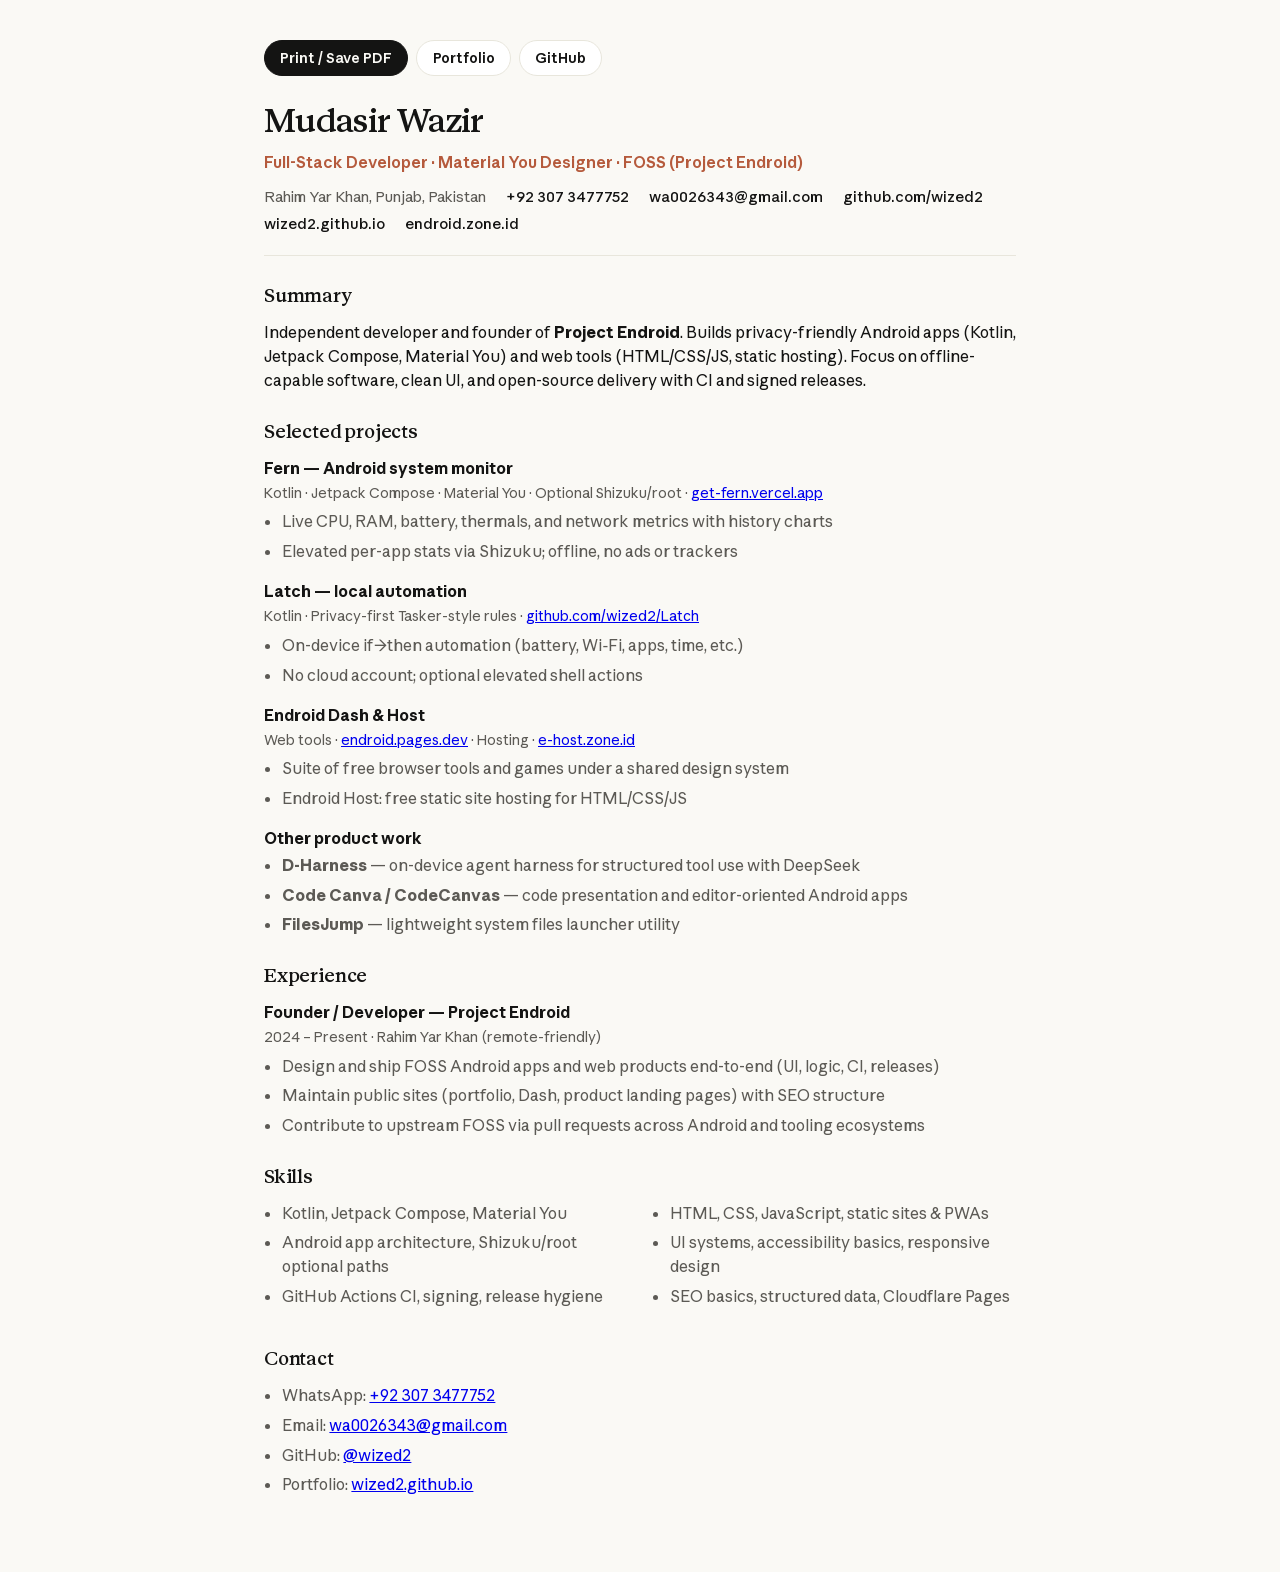
<file: cv.html>
<!DOCTYPE html>
<html lang="en">
<head>
  <meta charset="UTF-8" />
  <meta name="viewport" content="width=device-width, initial-scale=1" />
  <title>CV — Mudasir Wazir (wized2)</title>
  <meta name="description" content="Curriculum vitae of Mudasir Wazir (wized2) — full-stack developer and Material You designer from Rahim Yar Khan, Pakistan. FOSS Android, web, Project Endroid." />
  <meta name="robots" content="index, follow" />
  <link rel="canonical" href="https://wized2.github.io/cv.html" />
  <style>
    @font-face {
      font-family: "Endroid Serif";
      src: url("fonts/anthropic_serif.ttf") format("truetype");
      font-display: swap;
    }
    @font-face {
      font-family: "Endroid Sans";
      src: url("fonts/anthropic_sans.ttf") format("truetype");
      font-display: swap;
    }
    :root {
      --bg: #faf9f5;
      --ink: #141413;
      --muted: #5c5a55;
      --line: #e8e6dc;
      --accent: #b55a3c;
      --serif: "Endroid Serif", Georgia, serif;
      --sans: "Endroid Sans", system-ui, sans-serif;
    }
    * { box-sizing: border-box; }
    body {
      margin: 0;
      background: var(--bg);
      color: var(--ink);
      font-family: var(--sans);
      line-height: 1.5;
      -webkit-font-smoothing: antialiased;
    }
    .sheet {
      max-width: 800px;
      margin: 0 auto;
      padding: 2.5rem 1.5rem 4rem;
    }
    header {
      border-bottom: 1px solid var(--line);
      padding-bottom: 1.25rem;
      margin-bottom: 1.5rem;
    }
    h1 {
      font-family: var(--serif);
      font-weight: 500;
      font-size: 2rem;
      letter-spacing: -0.02em;
      margin: 0 0 0.35rem;
    }
    .role { color: var(--accent); font-weight: 600; margin: 0 0 0.75rem; }
    .meta {
      display: flex; flex-wrap: wrap; gap: 0.35rem 1.25rem;
      color: var(--muted); font-size: 0.92rem;
    }
    .meta a { color: var(--ink); text-decoration: none; font-weight: 500; }
    .meta a:hover { color: var(--accent); }
    h2 {
      font-family: var(--serif);
      font-weight: 500;
      font-size: 1.15rem;
      margin: 1.6rem 0 0.65rem;
      letter-spacing: -0.01em;
    }
    p { margin: 0 0 0.75rem; color: var(--ink); }
    ul { margin: 0 0 0.75rem; padding-left: 1.15rem; color: var(--muted); }
    li { margin-bottom: 0.35rem; }
    .job { margin-bottom: 1rem; }
    .job h3 { margin: 0 0 0.2rem; font-size: 1rem; font-weight: 650; }
    .job .when { color: var(--muted); font-size: 0.88rem; margin-bottom: 0.35rem; }
    .grid {
      display: grid;
      grid-template-columns: 1fr 1fr;
      gap: 0.5rem 1.5rem;
    }
    @media (max-width: 600px) { .grid { grid-template-columns: 1fr; } }
    .actions {
      display: flex; flex-wrap: wrap; gap: 0.5rem;
      margin: 0 0 1.25rem;
    }
    .actions a, .actions button {
      font: 600 0.88rem var(--sans);
      border-radius: 999px;
      padding: 0.5rem 0.95rem;
      border: 1px solid var(--line);
      background: #fff;
      color: var(--ink);
      text-decoration: none;
      cursor: pointer;
    }
    .actions a.primary, .actions button.primary {
      background: var(--ink);
      color: var(--bg);
      border-color: var(--ink);
    }
    @media print {
      body { background: #fff; }
      .actions { display: none; }
      .sheet { padding: 0; max-width: none; }
    }
  </style>
</head>
<body>
  <div class="sheet">
    <div class="actions">
      <button type="button" class="primary" onclick="window.print()">Print / Save PDF</button>
      <a href="/">Portfolio</a>
      <a href="https://github.com/wized2">GitHub</a>
    </div>

    <header>
      <h1>Mudasir Wazir</h1>
      <p class="role">Full-Stack Developer · Material You Designer · FOSS (Project Endroid)</p>
      <div class="meta">
        <span>Rahim Yar Khan, Punjab, Pakistan</span>
        <a href="https://wa.me/923073477752">+92 307 3477752</a>
        <a href="mailto:wa0026343@gmail.com">wa0026343@gmail.com</a>
        <a href="https://github.com/wized2">github.com/wized2</a>
        <a href="https://wized2.github.io/">wized2.github.io</a>
        <a href="https://endroid.zone.id/">endroid.zone.id</a>
      </div>
    </header>

    <h2>Summary</h2>
    <p>
      Independent developer and founder of <strong>Project Endroid</strong>. Builds privacy-friendly
      Android apps (Kotlin, Jetpack Compose, Material You) and web tools (HTML/CSS/JS, static hosting).
      Focus on offline-capable software, clean UI, and open-source delivery with CI and signed releases.
    </p>

    <h2>Selected projects</h2>
    <div class="job">
      <h3>Fern — Android system monitor</h3>
      <div class="when">Kotlin · Jetpack Compose · Material You · Optional Shizuku/root · <a href="https://get-fern.vercel.app">get-fern.vercel.app</a></div>
      <ul>
        <li>Live CPU, RAM, battery, thermals, and network metrics with history charts</li>
        <li>Elevated per-app stats via Shizuku; offline, no ads or trackers</li>
      </ul>
    </div>
    <div class="job">
      <h3>Latch — local automation</h3>
      <div class="when">Kotlin · Privacy-first Tasker-style rules · <a href="https://github.com/wized2/Latch">github.com/wized2/Latch</a></div>
      <ul>
        <li>On-device if→then automation (battery, Wi‑Fi, apps, time, etc.)</li>
        <li>No cloud account; optional elevated shell actions</li>
      </ul>
    </div>
    <div class="job">
      <h3>Endroid Dash &amp; Host</h3>
      <div class="when">Web tools · <a href="https://endroid.pages.dev">endroid.pages.dev</a> · Hosting · <a href="https://e-host.zone.id">e-host.zone.id</a></div>
      <ul>
        <li>Suite of free browser tools and games under a shared design system</li>
        <li>Endroid Host: free static site hosting for HTML/CSS/JS</li>
      </ul>
    </div>
    <div class="job">
      <h3>Other product work</h3>
      <ul>
        <li><strong>D-Harness</strong> — on-device agent harness for structured tool use with DeepSeek</li>
        <li><strong>Code Canva / CodeCanvas</strong> — code presentation and editor-oriented Android apps</li>
        <li><strong>FilesJump</strong> — lightweight system files launcher utility</li>
      </ul>
    </div>

    <h2>Experience</h2>
    <div class="job">
      <h3>Founder / Developer — Project Endroid</h3>
      <div class="when">2024 – Present · Rahim Yar Khan (remote-friendly)</div>
      <ul>
        <li>Design and ship FOSS Android apps and web products end-to-end (UI, logic, CI, releases)</li>
        <li>Maintain public sites (portfolio, Dash, product landing pages) with SEO structure</li>
        <li>Contribute to upstream FOSS via pull requests across Android and tooling ecosystems</li>
      </ul>
    </div>

    <h2>Skills</h2>
    <div class="grid">
      <div>
        <ul>
          <li>Kotlin, Jetpack Compose, Material You</li>
          <li>Android app architecture, Shizuku/root optional paths</li>
          <li>GitHub Actions CI, signing, release hygiene</li>
        </ul>
      </div>
      <div>
        <ul>
          <li>HTML, CSS, JavaScript, static sites &amp; PWAs</li>
          <li>UI systems, accessibility basics, responsive design</li>
          <li>SEO basics, structured data, Cloudflare Pages</li>
        </ul>
      </div>
    </div>

    <h2>Contact</h2>
    <ul>
      <li>WhatsApp: <a href="https://wa.me/923073477752">+92 307 3477752</a></li>
      <li>Email: <a href="mailto:wa0026343@gmail.com">wa0026343@gmail.com</a></li>
      <li>GitHub: <a href="https://github.com/wized2">@wized2</a></li>
      <li>Portfolio: <a href="https://wized2.github.io/">wized2.github.io</a></li>
    </ul>
  </div>
</body>
</html>
</file>
